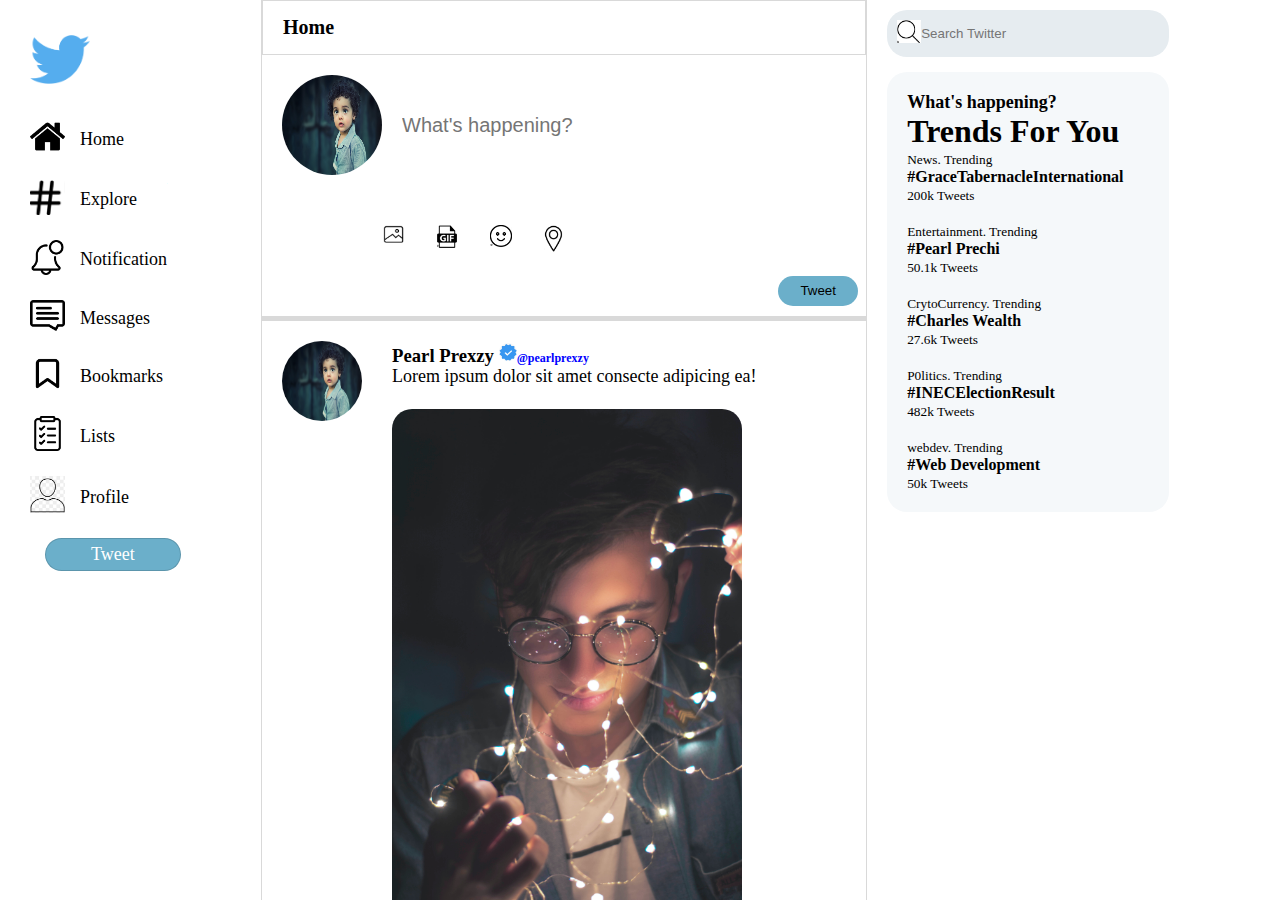
<file: index.html>
<!DOCTYPE html>
<html lang="en">
<head>
    <meta charset="UTF-8">
    <meta http-equiv="X-UA-Compatible" content="IE=edge">
    <meta name="viewport" content="width=device-width, initial-scale=1.0">
    <link rel="stylesheet" href="style.css">
    <title>twitter</title>
</head>
<body>
    <aside>
        <a href="" class="logo">
            <img src="Twitter-logo-png.png" alt="" width="60px">
        </a>
        <ul>
         <div><li><img src="home.png" alt="" width="35px"></li> 
          <a href="">Home</a></div>
          <div><li><img src="harsh.jpg" alt="" width="35px"></li> 
        <a href="">Explore</a></div>
        <div><li><img src="notification.png" alt="" width="35px"></li>
          <a href="">Notification</a></div>
        <div><li><img src="message.png" alt="" width="35px"></li>
          <a href="">Messages</a></div>
         <div><li><img src="bookmark.png" alt="" width="35px"></li>
          <a href="">Bookmarks</a></div>
         <div><li><img src="lists.png" alt="" width="35px"></li>
          <a href="">Lists</a></div>
          <div><li><img src="profile.jpg" alt="" width="35px"></li>
        <a href="">Profile</a></div>
          <div class="button"> <a href="#">Tweet</a></div>
        </ul>
</aside>
<div class="feed">
  <div class="feed_header">
    <h2>Home</h2>
  </div>
  <!-- tweet box -->

<div class="tweetbox">
  <form>
    <div class="tweetbox_input">
      <img src="child.jpg" alt="child" width="100px" height="100px">
      <input type="text" placeholder="What's happening?">
    </div>
    <div class="tweetbox_icons">
     <a href="#"><img src="img.jpg" alt="" width="22px"></a> 
     <a href="#"><img src="gif.jpg" alt="" width="20px"></a>
     <a href="#"><img src="emoji.jpg" alt="" width="22px"></a>
      <a href="#"><img src="location.jpg" alt="" width="20px"></a>
    </div>
    <button class="tweetBox_tweetButton"><a href="">Tweet</button></a> 
  </form>
</div>


    <!-- post section -->
    <div class="post">
      <div class="post_profile">
        <img src="child.jpg" alt="" width="80px" height="80px">
      </div>
      <div class="post_body">
        <div class="post_header">
      <div class="post-headerText">
        <h3> Pearl Prexzy
          <span class="post_headerSpecial">
            <span><img src="verified.jpg" alt="" width="18px"></span>@pearlprexzy
          </span>
        </h3>
      </div>
<div class="post_headerDescription">
  <p>Lorem ipsum dolor sit amet consecte adipicing ea!</p>
</div>
        </div>
    <img src="light.jpg" alt="" width="350px">  
    <div class="post_footer">
      <span class="material icon"><img src="heart.jpg" alt="" width="22px"></span>
      <span class="material icon"><img src="emoji.jpg" alt="" width="22px"></span>
      <span class="material icon"><img src="gif.jpg" alt="" width="22px"></span>
    </div>
      </div>
    </div>
    <!-- post ends -->
     <!-- post section -->
     <div class="post">
      <div class="post_profile">
        <img src="child.jpg" alt="" width="80px" height="80px">
      </div>
      <div class="post_body">
        <div class="post_header">
      <div class="post-headerText">
        <h3> Pearl Prexzy
          <span class="post_headerSpecial">
            <span><img src="verified.jpg" alt="" width="18px"></span>@pearlprexzy
          </span>
        </h3>
      </div>
<div class="post_headerDescription">
  <p>Lorem ipsum dolor sit amet consecte adipicing ea!</p>
</div>
        </div>
    <img src="bored.jpg" alt="" width="350px">  
    <div class="post_footer">
      <span class="material icon"><img src="heart.jpg" alt="" width="22px"></span>
      <span class="material icon"><img src="emoji.jpg" alt="" width="22px"></span>
      <span class="material icon"><img src="gif.jpg" alt="" width="22px"></span>
    </div>
      </div>
    </div>
    <!-- post ends -->
     <!-- post section -->
     <div class="post">
      <div class="post_profile">
        <img src="child.jpg" alt="" width="80px" height="80px">
      </div>
      <div class="post_body">
        <div class="post_header">
      <div class="post-headerText">
        <h3> Pearl Prexzy
          <span class="post_headerSpecial">
            <span><img src="verified.jpg" alt="" width="18px"></span>@pearlprexzy
          </span>
        </h3>
      </div>
<div class="post_headerDescription">
  <p>Lorem ipsum dolor sit amet consecte adipicing ea!</p>
</div>
        </div>
    <img src="cloud.jpg" alt="" width="350px">  
    <div class="post_footer">
      <span class="material icon"><img src="heart.jpg" alt="" width="22px"></span>
      <span class="material icon"><img src="emoji.jpg" alt="" width="22px"></span>
      <span class="material icon"><img src="gif.jpg" alt="" width="22px"></span>
    </div>
      </div>
    </div>
    <!-- post ends -->
  </div>
  <!-- feeds ends -->

   <!-- widgets start -->
   <div class="widgets">
    <div class="widgets_input">
      <span class="widgets_searchIcon"><img src="search.jpg" alt="" width="24px"></span>
      <input type="text" placeholder="Search Twitter">
    </div>
    <div class="widgets_widgetsContainer">
      <h2>What's happening?</h2> 
        <h1>Trends For You</h1>
        <small>News. Trending</small>
        <h4>#GraceTabernacleInternational</h4>
        <small>200k Tweets</small> <br> <br>
        <small>Entertainment. Trending</small>
        <h4>#Pearl Prechi</h4>
        <small>50.1k Tweets</small> <br> <br>
        <small>CrytoCurrency. Trending</small>
        <h4>#Charles Wealth</h4>
        <small>27.6k Tweets</small> <br> <br>
        <small>P0litics. Trending</small>
        <h4>#INECElectionResult</h4>
        <small>482k Tweets</small> <br> <br>
        <small>webdev. Trending</small>
        <h4>#Web Development</h4>
        <small>50k Tweets</small>
  
    </div>
  
    </div>
  </div>
  <!-- widgets ends -->
</body>
</html>
</file>
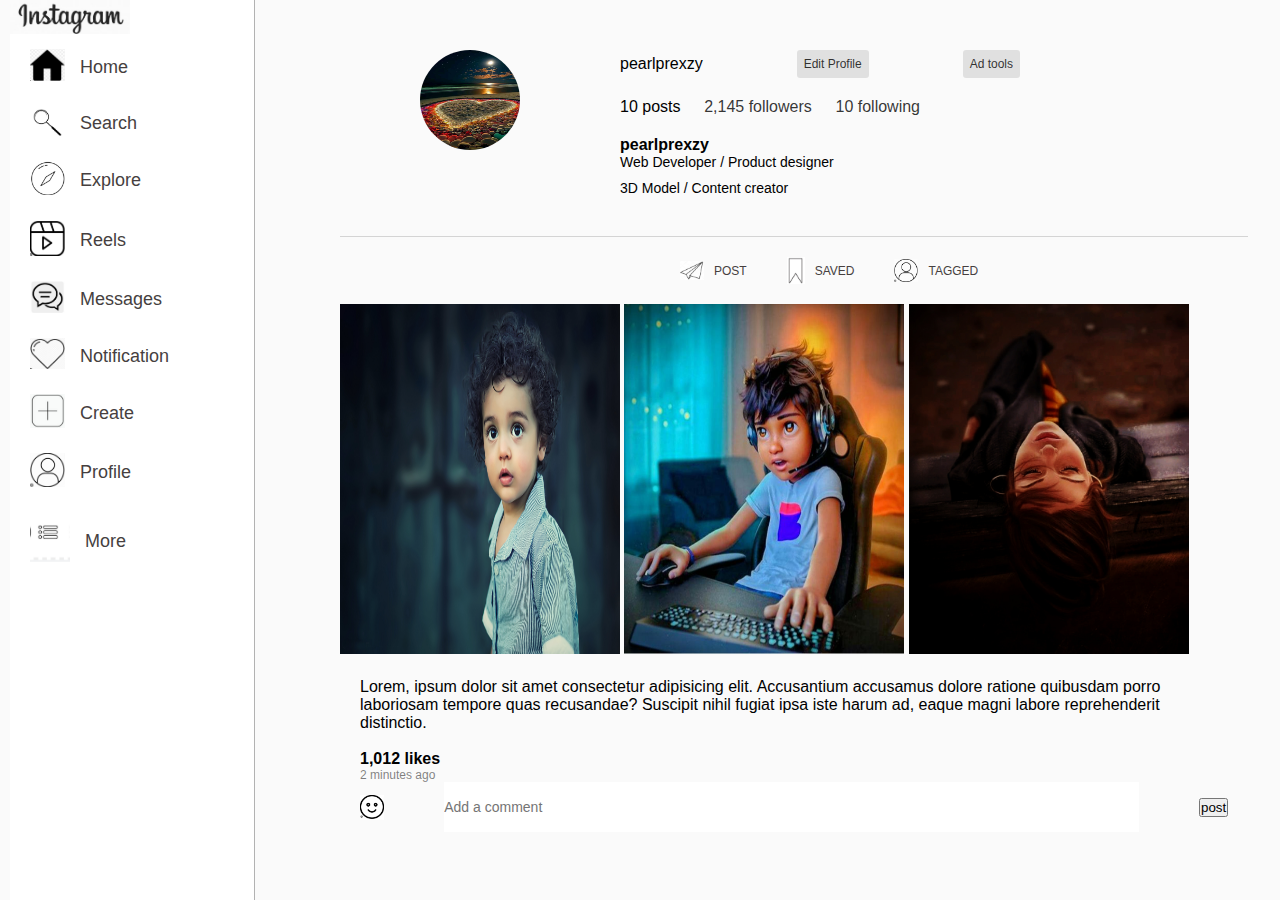
<file: instagram/index.html>
<!DOCTYPE html>
<html lang="en">
<head>
    <meta charset="UTF-8">
    <meta http-equiv="X-UA-Compatible" content="IE=edge">
    <meta name="viewport" content="width=device-width, initial-scale=1.0">
    <link rel="stylesheet" href="mystyle.css">
    <title>instagram</title>
</head>
<body>
    <aside>
        <a href="" class="logo">
<img src="insta02.jpg" alt="" width="120px">
        </a>
        <ul>
          <div class="home"><li><img src="home.jpg" alt="" width="35px"></li>  <a href="">Home</a></div>
          <div><li><img src="glass.jpg" alt="" width="35px"></li>  <a href="">Search</a></div>
          <div><li><img src="explore.jpg" alt="" width="35px"></li>  <a href="">Explore</a></div>
          <div><li><img src="reels02.jpg" alt="" width="35px"></li>  <a href="">Reels</a></div>
          <div><li><img src="chat.jpg" alt="" width="35px"></li>  <a href="">Messages</a></div>
          <div><li><img src="hearticon.jpg" alt="" width="35px"></li>  <a href="">Notification</a></div>
          <div><li><img src="create.jpg" alt="" width="35px"></li>  <a href="">Create</a></div> 
          <div><li><img src="pro_file.jpg" alt="" width="35px"></li>  <a href="">Profile</a></div> 
          <div><li><img src="menu.jpg" alt="" width="40px"></li>  <a href="">More</a></div> 
        
        </ul>
    </aside>
    <main>
        <div class="info">
            <img src="love.jpg" alt="">
            <div class="text">
                <div class="first">
                <span>pearlprexzy</span>
                <a href="">Edit Profile</a>
                <a href="">Ad tools</a>
            </div>
            <div class="second">
                <span>10 posts</span>
                <a href="">2,145 followers</a><a href="">10 following</a>
            </div>
            <div class="third">
                <strong>pearlprexzy</strong>
                <span>Web Developer / Product designer</span>
                <span>3D Model / Content creator</span>
            </div>
            </div>
        </div>
        <div class="next">
            <ul>
              <li><a href=""><img src="airplane.jpg" alt="" width="24"><span>POST</span></a></li>
              <li><a href=""><img src="bookmark4.jpg" alt="" width="18"><span>SAVED</span></a></li>
              <li><a href=""><img src="pro_file.jpg" alt="" width="24"><span>TAGGED</span></a></li>
            </ul>
        </div>
        <div class="posts">
            <img src="child2.jpg" alt="" width="280px" height="350px">
            <img src="corey.jpg" alt="" width="280px" height="350px">
             <img src="alone.jpg" alt="" width="280px" height="350px">

        </div>
       <div class="items">
        Lorem, ipsum dolor sit amet consectetur adipisicing elit. Accusantium accusamus
         dolore ratione quibusdam porro laboriosam tempore quas recusandae? Suscipit nihil fugiat ipsa iste harum ad, eaque magni labore
          reprehenderit distinctio. <br> <br>
          <p class="likes">1,012 likes</p>
          <p class="post-time">2 minutes ago</p>
          <div class="comment-wrapper">
        <img src="emoji.jpg" alt="" width="24">
        <input type="text" class="comment-box" placeholder="Add a comment">
        <button class="comment-btn">post</button>
    </div>
       </div>
    </main>
    
</body>
</html>
</file>
<file: style.css>
*{
    padding: 0px;
    margin: 0px;
    box-sizing: border-box;
}
body{
    
font-family: 'Times New Roman', Times, serif;
display: flex;
height: 100vh;
max-width: 1300px;
margin-left: auto;
margin-right: auto;
padding: 0 10px;
background-color: white;
}
aside .logo{
    display: block;
    padding: 20px;
    padding-top: 35px;
}
a{
    text-decoration: none;
    color: black;
    
}
ul{
    list-style-type: none;
}
aside{
    background-color: white;
     min-width: 20%; 
    font-size: 18px;
    font-weight: 800px;
    border-right: 1px solid rgba(0, 0, 0, 0.15);
}
aside ul div{
    display: flex;
    align-items: center;
    padding: 10px 20px;
}
   aside ul div a{
    margin-left: 15px;
   } 
   aside ul div a:hover{
    background-color: rgba(0, 0, 0, 0.15);
    border-radius: 50px;
    transition: color 100ms ease-out;
   }
aside ul div.button a{
    color: white;
    padding: 5px 45px;
    border: 1px solid rgba(0, 0, 0, 0.15);
    border-radius: 50px;
    background-color: rgb(107, 175, 202);
} 
body{
    display: flex;
    height: 100vh;


}
/* feed */
.feed{
    flex: 0.6;
    border-right: 1px solid rgba(0, 0, 0, 0.15);
    min-width: fit-content;
    overflow-y: scroll;
}
.feed_header{
    position: sticky;
    top: 0;
    background-color: white;
    z-index: 100;
    border: 1px solid rgba(0, 0, 0, 0.15);
    padding: 15px 20px;
   
}
.feed_header h2{
    font-size: 20px;
    font-weight: 800;
}

.feed::-webkit-scrollbar{
    display: none;
}
.feed{
    -ms-overflow-style: none;
    scrollbar-width: none;
}
/* tweet box */
.tweetbox_input img{
    border-radius: 50%;
}
.tweetbox {
    padding-bottom: 10px;
    border-bottom: 5px solid rgba(0, 0, 0, 0.15);
}
.tweetbox form{
    display: flex;
    flex-direction: column;
}
.tweetbox_input{
    display: flex;
    padding: 20px;
}
.tweetbox_input input{
    flex: 1;
    margin-left: 20px;
    font-size: 20px;
    border: none;
    outline: none;
}
.tweetBox_tweetButton{
color: white;
width: 80px;
height: 30px;
border-radius: 30px;
border: none;
background-color: rgb(107, 175, 202);
margin-top: 20px;
margin-left: auto;
margin-right: 8px;
font-weight: 120px;

}
.tweetbox_icons{
    display: flex;
    justify-content: space-between;
    margin-top: 30px;
    padding-left: 20%;
    padding-right: 50%;
}
/* post */
.post_profile img{
    border-radius: 50%;
}
.post{
    display: flex;
    align-items: flex-start;
    border-bottom: 1px solid rgba(0, 0, 0, 0.15);
    padding-bottom: 10px;
}
.post_body img{
  object-fit: contain;  
  border-radius: 20px;
  margin-top: 12px;
}
.post_footer{
    display: flex;
    justify-content: space-between;
    margin-top: 10px;
    padding-right: 35%;
    padding-left: 10%;
}
.post_headerSpecial{
    font-weight: 600;
    font-size: 12px;
    color: blue;
}
.post_headerText h3{
    font-size: 15px
    margin-bottom: 5px
}
.post_headerDescription{
    margin-bottom: 10px;
    font-size: 18px;
}
.post_body{
    flex: 1;
    padding: 10px;
}
.post_profile{
    padding: 20px;
}
/* ends */
/* widgets */
.widgets{
    flex: 0.3;
}
.widgets_input{
    display: flex;
    align-items: center;
    background-color: #e6ecf0;
    padding: 10px;
    border-radius: 20px;
    margin-top: 10px;
    margin-left: 20px;
}
.widgets_input input{
    background-color:#e6ecf0 ;
    border: none;
    outline: none;
}
.widgets_searchIcons{
    color: gray;
}
.widgets_widgetsContainer{
    margin-top: 15px;
    margin-left: 20px;
    padding: 20px;
    background-color: #f5f8fa;
    border-radius: 20px;
    margin-bottom: 15px;
}
.widgets_widgetsContainer h2{
    font-size: 18px;
    font-weight: 800;
}
</file>
<file: instagram/mystyle.css>
*{
    padding: 0px;
    margin: 0px;
    box-sizing: border-box;
}
body{
    font-family: Arial, Helvetica, sans-serif;
    display: flex;
    height: 100vh;
    max-width: 1300px;
    margin-left: auto;
    margin-right: auto;
    padding: 0 10px;
    background-color: #fafafa;
}
aside.logo{
    display: block;
    padding: 20px;
    padding-top: 35px;
}
a{
    text-decoration: none;
    color: rgb(70, 63, 63);
}
ul{
    list-style-type: none;
}
aside{
    background-color: white;
    min-width: 245px;
    border-right: 1px solid rgba(0, 0, 0, 0.3);
    font-size: 18px;
    font-weight: 800px;
    position: fixed;
    height: 100vh;
}
aside ul div{
    display: flex;
    align-items: center;
    padding: 10px 20px;
}
aside ul a:hover{
    background-color: rgba(0, 0, 0, 0.1);
    border-radius: 50px;
}
aside ul div a{
    margin-left: 15px;
}
/* main */
main{
    margin-left: 230px;
    padding: 50px 100px;
    
}
main .info{
    display: flex;
}
main .info img{
    width: 100px;
    height: 100px;
    border-radius: 50px;
    margin-left: 80px;
} 
main .info .text{
    margin-left: 100px;
    display: flex;
    justify-content: space-between;
    flex-direction: column;
}
main .info .text a{
    color: rgba(0, 0, 0, 0.8);
}
main .info .text .first{
    display: flex;
    align-items: center;
    justify-content: space-between;
    width: 400px;
    margin-bottom: 20px;
}
main .info .text .first a{
    font-size: 12px;
    padding: 7px;
    border-radius: 3px;
    background-color: rgba(0, 0, 0, 0.1);
}
main .info .text .second{
    display: flex;
    align-items: center;
    justify-content: space-between;
    width: 300px;
    margin-bottom: 20px;
}
main .info .text .third span{
    display: block;
    font-size: 14px;
    margin-bottom: 10px;
}
/* main next */
main .next{
    margin-top: 30px;
    padding-left: 320px;
    padding-right: 250px;
    border-top: 1px solid rgba(0, 0, 0, 0.15);

}
main .next ul{
    display: flex;
    align-items: center;
    justify-content: space-between;
}
main .next ul a{
    display: flex;
    align-items: center;
    justify-content: center;
    font-size: 12px;
    padding: 20px;
    color: rgb(70, 63, 63);
    border-radius: 5px;
    transition: 0.5s ease-in-out;
}
main .next ul a:hover{
    background-color: rgba(0, 0, 0, 0.1);
}
main .next ul a span{
    margin-left: 10px;
}
main .post{
    display: grid;
    grid-template-columns: repeat(3, auto);
    grid-gap: 30px;
}
main .items{
    color: black;
    margin-top: 20px;
    padding: 0 20px;
}
.likes{
    font-weight: bold;
}
.post-time{
    color: rgba(0, 0, 0, 0.5);
    font-size: 12px;
}
.comment-box{
    width: 80%;
    height: 50px;
    border: none;
    outline: none;
    font-size: 14px;
}
.comment-wrapper{
    width: 100%;
    height: 50px;
    border-radius: 1px solid #dfdfdf;
    display: flex;
    justify-content: space-between;
    align-items: center;
}
main .items img{
   
}
</file>
